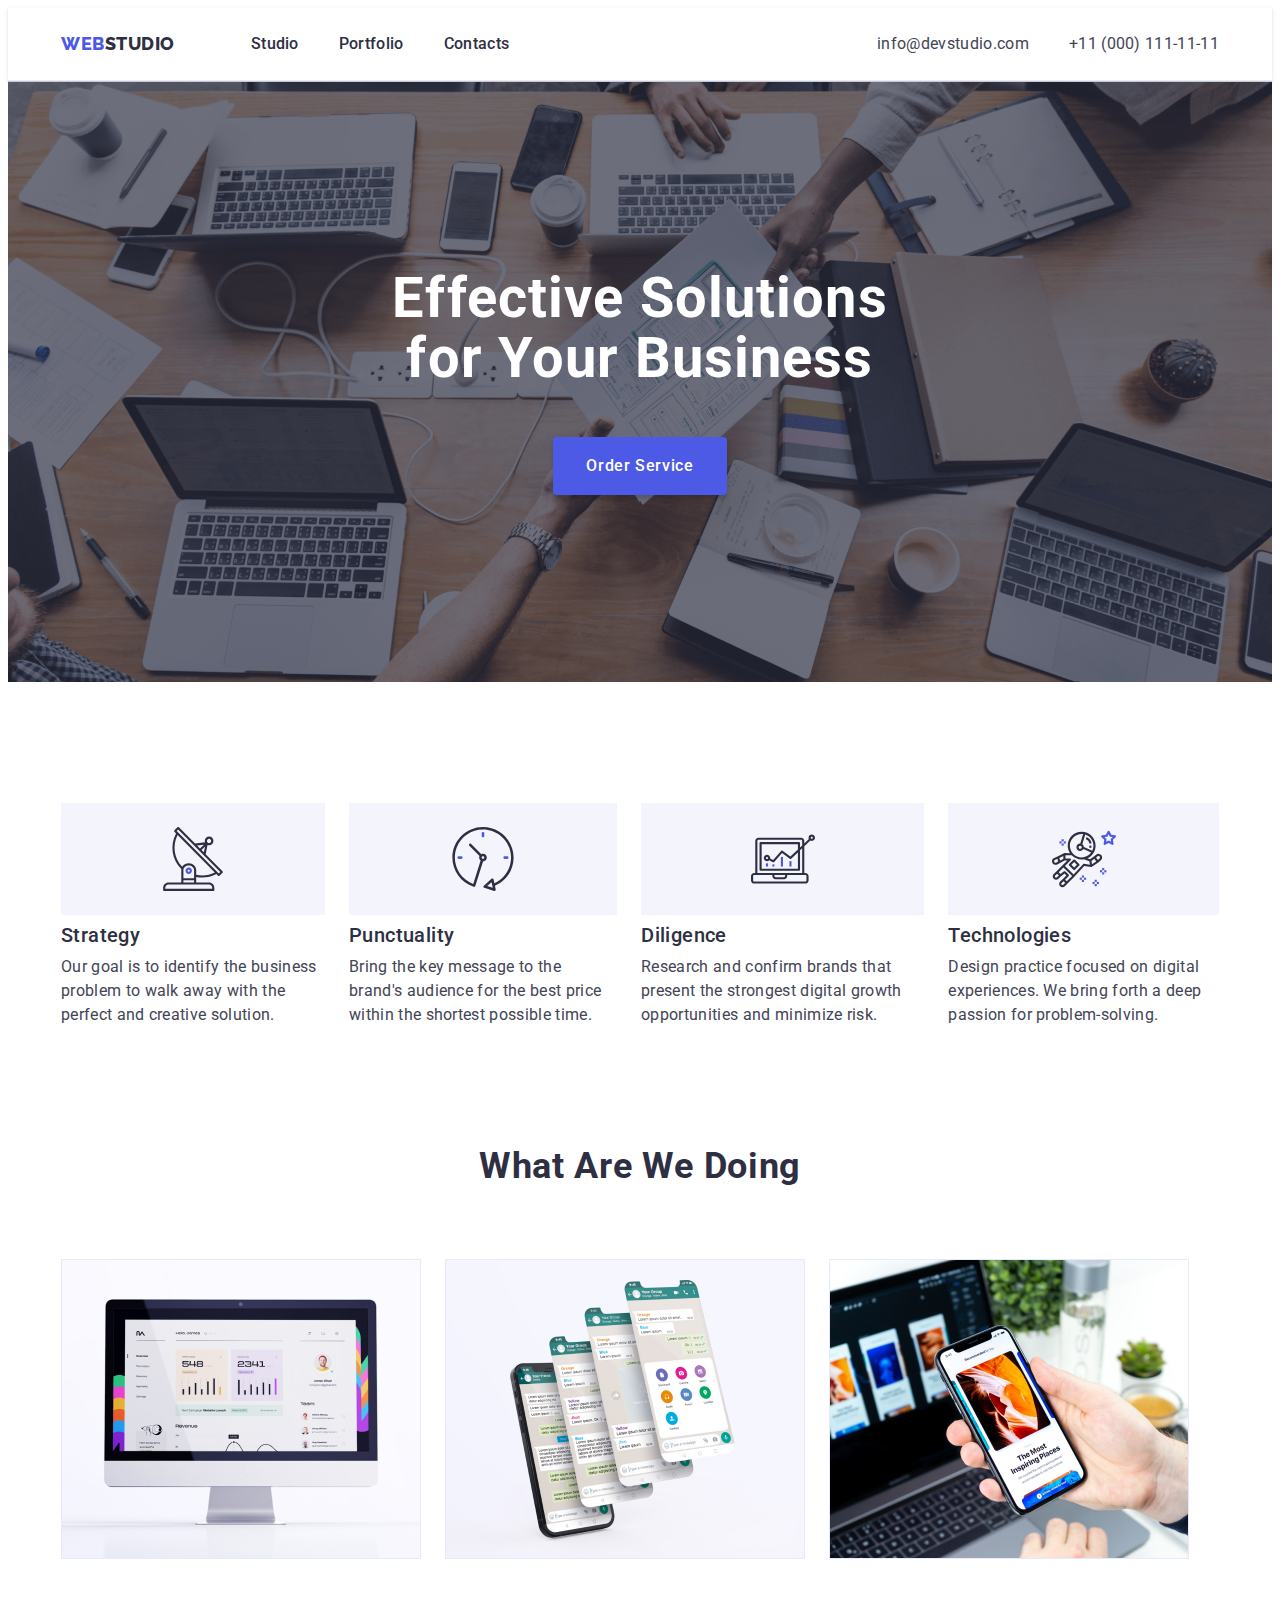
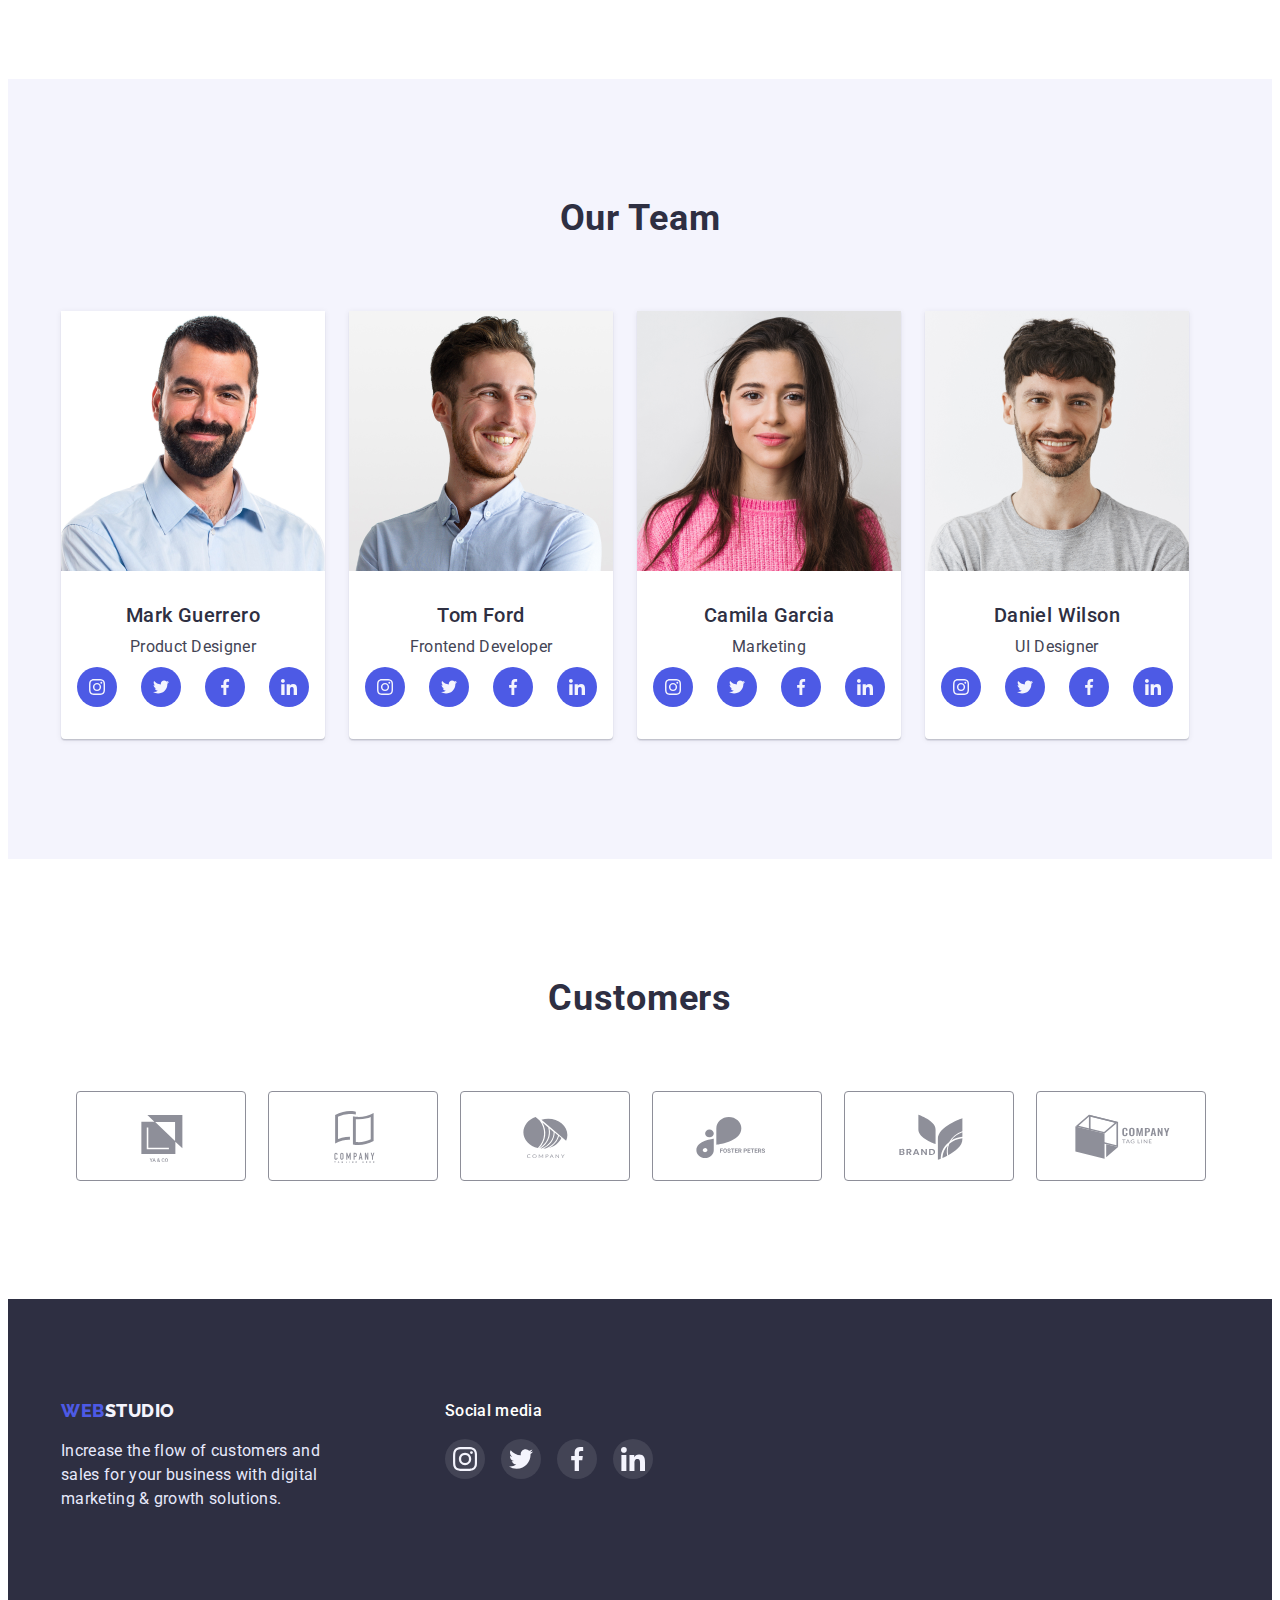
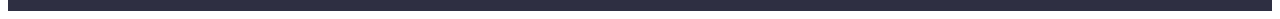
<file: index.html>
<!DOCTYPE html>
<html lang="en">
<head>
    <meta charset="UTF-8">
    <meta http-equiv="X-UA-Compatible" content="IE=edge">
    <meta name="viewport" content="width=device-width, initial-scale=1.0">
    <link rel="preconnect" href="https://fonts.googleapis.com">
    <link rel="preconnect" href="https://fonts.gstatic.com" crossorigin>
    <link href="https://fonts.googleapis.com/css2?family=Raleway:wght@800&family=Roboto:wght@400;500;700;900&display=swap"
        rel="stylesheet">
    <link rel="stylesheet" href="https://cdnjs.cloudflare.com/ajax/libs/modern-normalize/1.1.0/modern-normalize.min.css"
        integrity="sha512-wpPYUAdjBVSE4KJnH1VR1HeZfpl1ub8YT/NKx4PuQ5NmX2tKuGu6U/JRp5y+Y8XG2tV+wKQpNHVUX03MfMFn9Q=="
        crossorigin="anonymous" referrerpolicy="no-referrer" />
    <link rel="stylesheet" href="./css/styles.css">
    <title>Web studio</title>
</head>
<body>

<!-- HEADER -->
    <header class="header">
        <div class="container header-container">
        <nav class="header-nav">
            <a class="header-logo link" href="./index.html">Web<span class="header-logo-hi" >Studio</span></a> 
            <ul class="header-list list">
                <li><a class="header-item link" href="./index.html">Studio</a> </li> 
                <li><a class="header-item link" href="./portfolio.html">Portfolio</a> </li>
                <li><a class="header-item link" href="">Contacts</a> </li>
            </ul>
        </nav>
       
        <address class="header-address">
            <ul class="header-address-link list">
                <li><a class="header-item-adress link" href="mailto:info@devstudio.com">info@devstudio.com</a></li>
                <li><a class="header-item-adress link" href="tel:+110001111111">+11 (000) 111-11-11</a></li>
            </ul>
        </address>
        </div>
    </header>

<!-- SECTION_1 -->
    <main>  
        <section class="hero" >
            <h1 class="hero-title" >Effective Solutions <br>for Your Business</h1>
                <button data-modal-open class="hero-button" type="button">Order Service</button>
        </section>

<!-- SECTION_2 -->
    <section class="strategy">
        <div class="container">
        <h2 class="title visually-hidden">Strategy</h2>
            <ul class="stratrgy-li list">           
                <li class="strategy-item icon-antenna">
                    <h3 class="strategy-sub subtitle">Strategy</h3>
                    <p class="strategy-txt text">Our goal is to identify the business problem to walk away with the perfect and creative solution.</p>
                </li>
                <li class="strategy-item icon-clock">
                    <h3 class="strategy-sub subtitle">Punctuality</h3>
                    <p class="strategy-txt text">Bring the key message to the brand's audience for the best price within the shortest possible time.</p>
                </li>
                <li class="strategy-item icon-diagram">
                    <h3 class="strategy-sub subtitle">Diligence</h3>
                    <p class="strategy-txt text">Research and confirm brands that present the strongest digital growth opportunities and minimize risk.</p>
                </li>
                <li class="strategy-item icon-astronaut">
                    <h3 class="strategy-sub subtitle">Technologies</h3>
                    <p class="strategy-txt text">Design practice focused on digital experiences. We bring forth a deep passion for problem-solving.</p>
                </li>
            </ul>
        </div>
    </section>

<!-- SECTION_3 -->
    <section class="doing">
        <div class="container">
        <h2 class="title"> What are we doing</h2>
            <ul class="doing-list">
                <li>
                    <img src="./images/imac.jpg" alt="imac" width="360" height="300">
                </li>
                <li>
                    <img src="./images/phone2.jpg" alt="photo phone" width="360" height="300">
                </li>
                <li>
                    <img src="./images/phone.jpg" alt="phone" width="360" height="300">
                </li>
            </ul>
        </div>
    </section>

<!-- SECTION_4 -->
    <section class="team">
        <div class="container">
        <h2 class="team-title title">Our Team</h2>
            <ul class="team-company list">
                <li class="team-people">    
                    <img src="./images/mark.jpg" alt="mark" width="264" height="260">
                    <div class="team-item">
                    <h3 class="team-sub subtitle">Mark Guerrero</h3>
                    <p class="team-tex text">Product Designer</p>
                        <ul class="team-soc-list list">
                            <li class="team-soc-item" >
                                <a href="#" class="team-soc-link link">
                                    <svg width="16" height="16" class="team-soc-icon">
                                        <use href="./images/svg/symbol-defs.svg#icon-instagram"></use>
                                    </svg>
                                </a>
                            </li>
                            <li class="team-soc-item">
                                <a href="#" class="team-soc-link link">
                                    <svg width="16" height="16" class="team-soc-icon">
                                        <use href="./images/svg/symbol-defs.svg#icon-twitter"></use>
                                    </svg>
                                </a>
                            </li>
                            <li class="team-soc-item">
                                <a href="#" class="team-soc-link link">
                                    <svg width="16" height="16" class="team-soc-icon">
                                        <use href="./images/svg/symbol-defs.svg#icon-facebook"></use>
                                    </svg>
                                </a>
                            </li>
                            <li class="team-soc-item">
                                <a href="#" class="team-soc-link link">
                                    <svg width="16" height="16" class="team-soc-icon">
                                        <use href="./images/svg/symbol-defs.svg#icon-linkedin"></use>
                                    </svg>
                                </a>
                            </li>
                        </ul>
                    </div>
                </li>
                <li class="team-people">
                    <img src="./images/tom.jpg" alt="tom" width="264" height="260">
                    <div class="team-item">
                    <h3 class="team-sub subtitle">Tom Ford</h3>
                    <p class="team-tex text teamtxtr">Frontend Developer</p>
                        <ul class="team-soc-list list">
                            <li class="team-soc-item">
                                <a href="#" class="team-soc-link link">
                                    <svg width="16" height="16" class="team-soc-icon">
                                        <use href="./images/svg/symbol-defs.svg#icon-instagram"></use>
                                    </svg>
                                </a>
                            </li>
                            <li class="team-soc-item">
                                <a href="#" class="team-soc-link link">
                                    <svg width="16" height="16" class="team-soc-icon">
                                        <use href="./images/svg/symbol-defs.svg#icon-twitter"></use>
                                    </svg>
                                </a>
                            </li>
                            <li class="team-soc-item">
                                <a href="#" class="team-soc-link link">
                                    <svg width="16" height="16" class="team-soc-icon">
                                        <use href="./images/svg/symbol-defs.svg#icon-facebook"></use>
                                    </svg>
                                </a>
                            </li>
                            <li class="team-soc-item">
                                <a href="#" class="team-soc-link link">
                                    <svg width="16" height="16" class="team-soc-icon">
                                        <use href="./images/svg/symbol-defs.svg#icon-linkedin"></use>
                                    </svg>
                                </a>
                            </li>
                        </ul>
                    </div>
                </li>
                <li class="team-people">
                    <img src="./images/gamila.jpg" alt="gamila" width="264" height="260">
                    <div class="team-item">
                    <h3 class="team-sub subtitle">Camila Garcia</h3>
                    <p class="team-tex text">Marketing</p>
                        <ul class="team-soc-list list">
                            <li class="team-soc-item">
                                <a href="#" class="team-soc-link link">
                                    <svg width="16" height="16" class="team-soc-icon">
                                        <use href="./images/svg/symbol-defs.svg#icon-instagram"></use>
                                    </svg>
                                </a>
                            </li>
                            <li class="team-soc-item">
                                <a href="#" class="team-soc-link link">
                                    <svg width="16" height="16" class="team-soc-icon">
                                        <use href="./images/svg/symbol-defs.svg#icon-twitter"></use>
                                    </svg>
                                </a>
                            </li>
                            <li class="team-soc-item">
                                <a href="#" class="team-soc-link link">
                                    <svg width="16" height="16" class="team-soc-icon">
                                        <use href="./images/svg/symbol-defs.svg#icon-facebook"></use>
                                    </svg>
                                </a>
                            </li>
                            <li class="team-soc-item">
                                <a href="#" class="team-soc-link link">
                                    <svg width="16" height="16" class="team-soc-icon">
                                        <use href="./images/svg/symbol-defs.svg#icon-linkedin"></use>
                                    </svg>
                                </a>
                            </li>
                        </ul>
                    </div>
                </li>
                <li class="team-people">
                    <img src="./images/daniel.jpg" alt="daniel" width="264" height="260">
                    <div class="team-item">
                    <h3 class="team-sub subtitle">Daniel Wilson</h3>
                    <p class="team-tex text">UI Designer</p>
                        <ul class="team-soc-list list">
                            <li class="team-soc-item">
                                <a href="#" class="team-soc-link link">
                                    <svg width="16" height="16" class="team-soc-icon">
                                        <use href="./images/svg/symbol-defs.svg#icon-instagram"></use>
                                    </svg>
                                </a>
                            </li>
                            <li class="team-soc-item">
                                <a href="#" class="team-soc-link link">
                                    <svg width="16" height="16" class="team-soc-icon">
                                        <use href="./images/svg/symbol-defs.svg#icon-twitter"></use>
                                    </svg>
                                </a>
                            </li>
                            <li class="team-soc-item">
                                <a href="#" class="team-soc-link link">
                                    <svg width="16" height="16" class="team-soc-icon">
                                        <use href="./images/svg/symbol-defs.svg#icon-facebook"></use>
                                     </svg>
                                </a>
                            </li>
                            <li class="team-soc-item">
                                <a href="#" class="team-soc-link link">
                                    <svg width="16" height="16" class="team-soc-icon">
                                        <use href="./images/svg/symbol-defs.svg#icon-linkedin"></use>
                                    </svg>
                                </a>
                            </li>
                        </ul>
                    </div>
                </li>
            </ul>
        </div>
    </section>
<!-- SECTION_Customers -->
    <section class="customers">
        <h2 class="customers-title title">Customers</h2>
        <div class="container">
            <ul class="customers-list list"> 
                <li class="customers-item">
                    <a href="#" class="customers-link link">
                        <svg width="104" height="56" class="customers-icon">
                            <use href="./images/svg/symbol-defs.svg#icon-customers_1">
                            </use>
                        </svg>
                    </a>
                </li>
                <li class="customers-item">
                    <a href="#" class="customers-link link">
                        <svg width="104" height="56" class="customers-icon">
                            <use href="./images/svg/symbol-defs.svg#icon-customers_2"></use>
                        </svg>
                    </a>
                </li>
                <li class="customers-item">
                    <a href="https://supergordonnft.com/index.php" class="customers-link link">
                        <svg width="104" height="56" class="customers-icon">
                            <use href="./images/svg/symbol-defs.svg#icon-customers_3"></use>
                        </svg>
                    </a>
                </li>
                <li class="customers-item">
                    <a href="#" class="customers-link link">
                        <svg width="104" height="56" class="customers-icon">
                            <use href="./images/svg/symbol-defs.svg#icon-customers_4"></use>
                        </svg>
                    </a>
                </li>
                <li class="customers-item">
                    <a href="#" class="customers-link link">
                        <svg width="104" height="56" class="customers-icon">
                            <use href="./images/svg/symbol-defs.svg#icon-customers_5"></use>
                        </svg>
                    </a>
                </li>
                <li class="customers-item">
                    <a href="#" class="customers-link link">
                        <svg width="104" height="56" class="customers-icon">
                            <use href="./images/svg/symbol-defs.svg#icon-customers_6"></use>
                        </svg>
                    </a>
                </li>
            </ul>
        </div>
    

    </section>

    </main>
    
<!-- FOOTER -->
<footer class="footer link ">
    <section class="footer-list container">
        <div class="footer-left">
            <a class="footer-logo link" href="./index.html">Web<span class="footer-logo-hi">Studio</span></a>
            <p class="footer-text">Increase the flow of customers and sales for your business with digital marketing &
                growth solutions.</p>
        </div>

        <div class="footer-soc">
            <h3 class="footer-soc-taitel subtitle"> Social media </h3>
            <ul class="footer-soc-list list">
                <li class="footer-soc-item">
                    <a href="" class="footer-soc-link link">
                        <svg width="24" height="24" class="footer-soc-icon">
                            <use href="./images/svg/symbol-defs.svg#icon-instagram"></use>
                        </svg>
                    </a>
                </li>
                <li class="footer-soc-item">
                    <a href="" class="footer-soc-link link">
                        <svg width="24" height="24" class="footer-soc-icon">
                            <use href="./images/svg/symbol-defs.svg#icon-twitter"></use>
                        </svg>
                    </a>
                </li>
                <li class="footer-soc-item">
                    <a href="" class="footer-soc-link link">
                        <svg width="24" height="24" class="footer-soc-icon">
                            <use href="./images/svg/symbol-defs.svg#icon-facebook"></use>
                        </svg>
                    </a>
                </li>
                <li class="footer-soc-item">
                    <a href="" class="footer-soc-link link">
                        <svg width="24" height="24" class="footer-soc-icon">
                            <use href="./images/svg/symbol-defs.svg#icon-linkedin"></use>
                        </svg>
                    </a>
                </li>
            </ul>
        </div>
    </section>
</footer>


<!-- Modal -->
<div class="backdrop is-hidden" data-modal>
    <div class="modal" >
        <button data-modal-close type="button" class="button-modal" >
            <svg  class="button-close" width="8" height="8" >
                <use href="./images/svg/symbol-defs.svg#icon-close-black"></use>
            </svg>
           
        </button>

        <p class="anetdot">
            Разговаривают два сисадмина:
            — Чертова работа... Позавчера ушел в 3 часа ночи, вчера ушел в час ночи...
            — Что, вчера отпросился?
        <br></br>
            Звонок злобного юзера сисадмину:
            — Не могу войти в систему.
            — Пароль правильно набираете?
            — Да, конечно, пять звездочек.
            
        </p>
    </div>
</div>
<script src="./js/modal.js"></script>

</body>
</html>
</file>
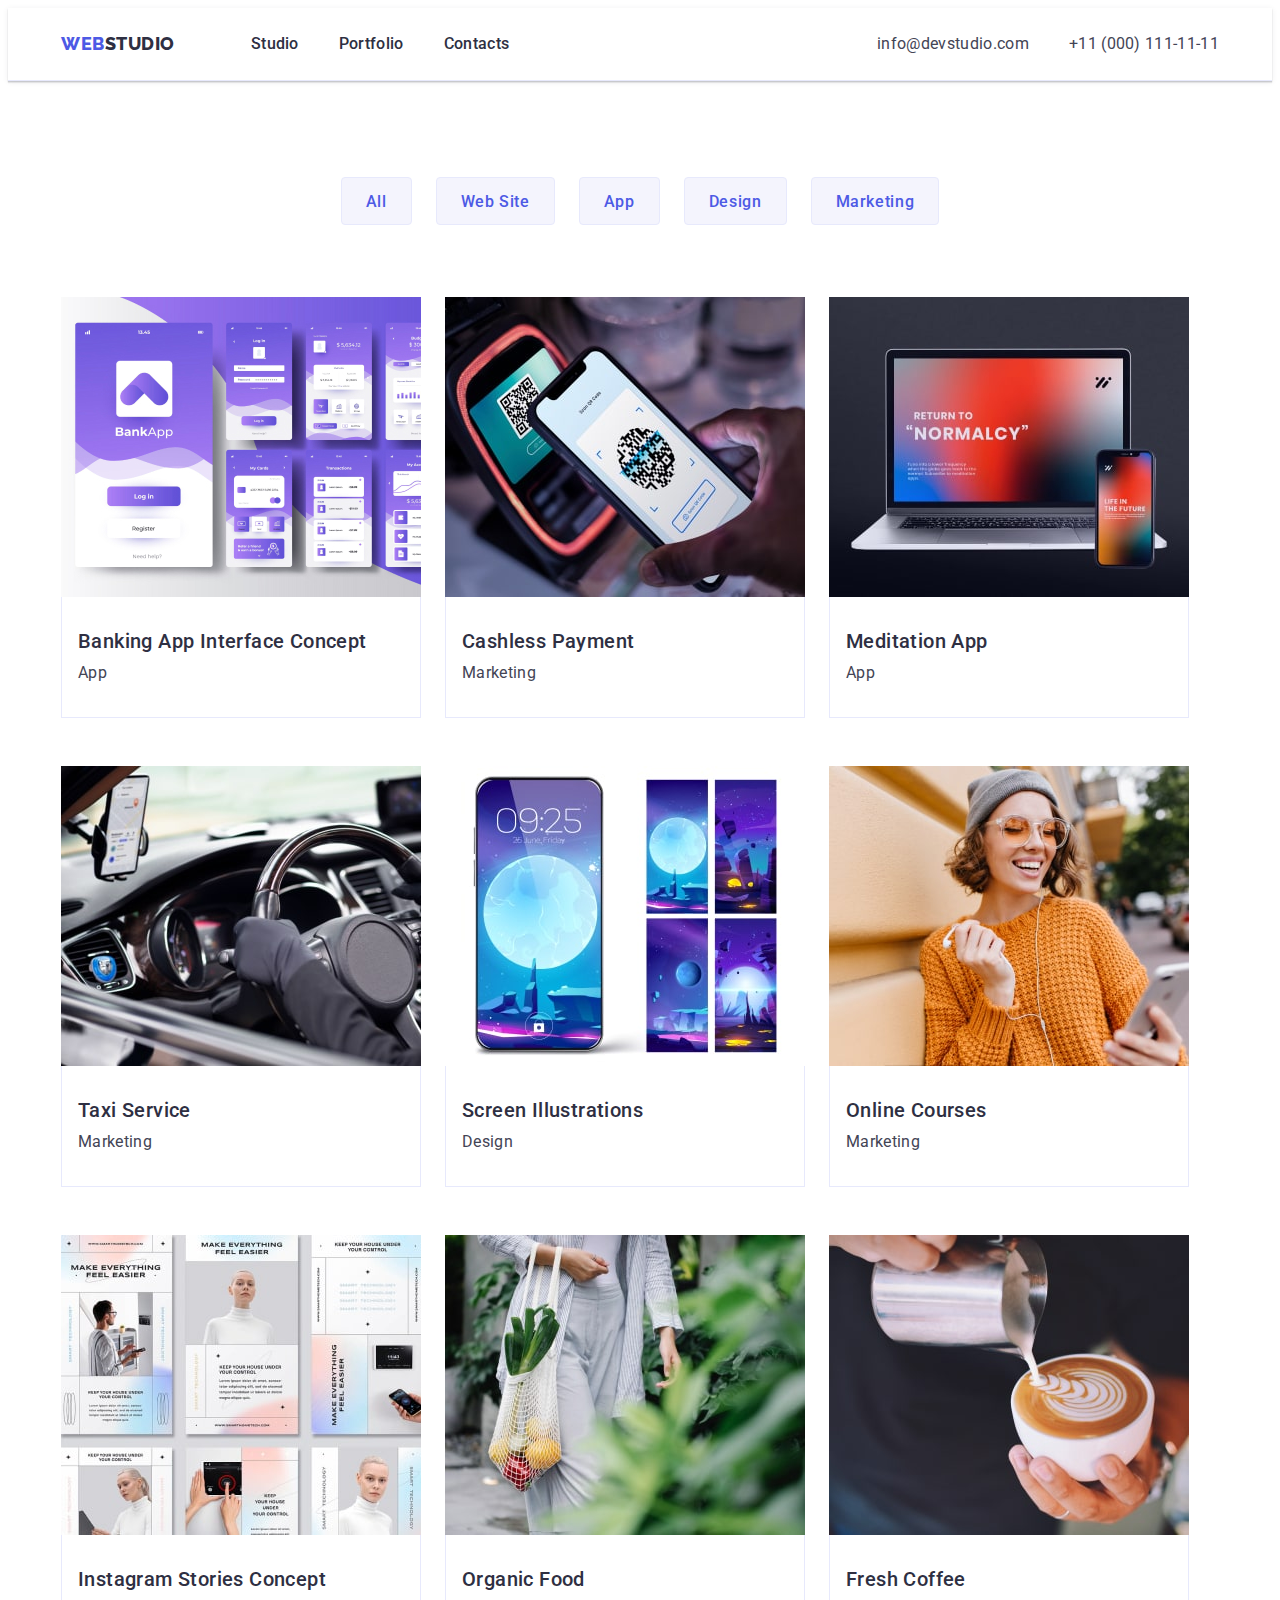
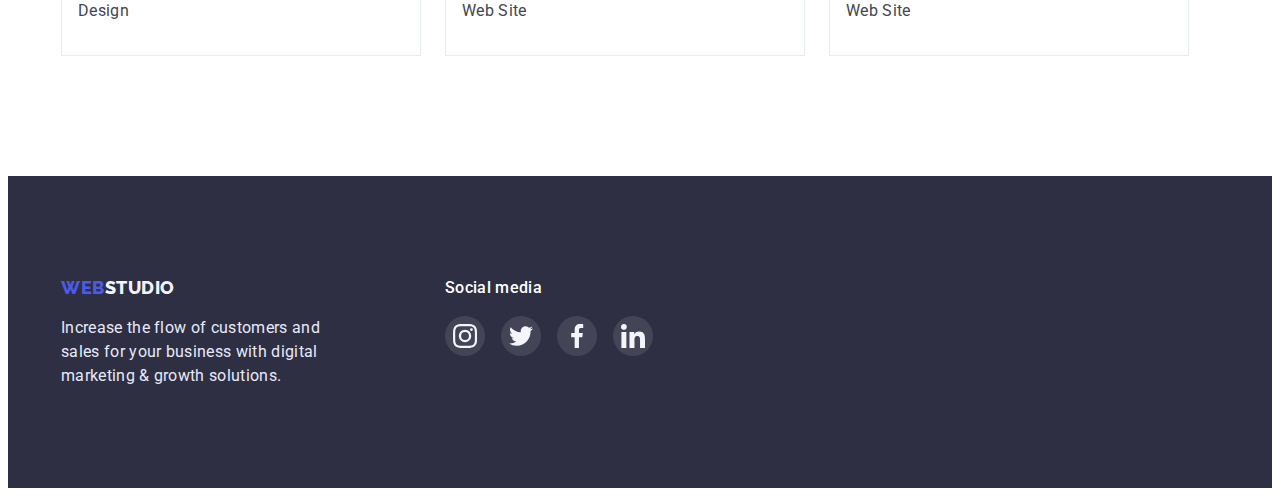
<file: portfolio.html>
<!DOCTYPE html>
<html lang="en">
<meta charset="UTF-8">
<meta http-equiv="X-UA-Compatible" content="IE=edge">
<meta name="viewport" content="width=device-width, initial-scale=1.0">
<link rel="preconnect" href="https://fonts.googleapis.com">
<link rel="preconnect" href="https://fonts.gstatic.com" crossorigin>
<link href="https://fonts.googleapis.com/css2?family=Raleway:wght@800&family=Roboto:wght@400;500;700;900&display=swap"
    rel="stylesheet">
<link rel="stylesheet" href="https://cdnjs.cloudflare.com/ajax/libs/modern-normalize/1.1.0/modern-normalize.min.css"
    integrity="sha512-wpPYUAdjBVSE4KJnH1VR1HeZfpl1ub8YT/NKx4PuQ5NmX2tKuGu6U/JRp5y+Y8XG2tV+wKQpNHVUX03MfMFn9Q=="
    crossorigin="anonymous" referrerpolicy="no-referrer" />
<link rel="stylesheet" href="./css/styles.css">
<title>Document</title>
</head>
<body>

<!-- HEADER -->
<header class="header">
    <div class="container header-container">
        <nav class="header-nav">
            <a class="header-logo link" href="./index.html">Web<span class="header-logo-hi">Studio</span></a>
            <ul class="header-list list">
                <li><a class="header-item link" href="./index.html">Studio</a> </li>
                <li><a class="header-item link" href="./portfolio.html">Portfolio</a> </li>
                <li><a class="header-item link" href="">Contacts</a> </li>
            </ul>
        </nav>

        <address class="header-address">
            <ul class="header-address-link list">
                <li><a class="header-item-adress link" href="mailto:info@devstudio.com">info@devstudio.com</a></li>
                <li><a class="header-item-adress link" href="tel:+110001111111">+11 (000) 111-11-11</a></li>
            </ul>
        </address>
    </div>
</header>
    <main>
        <section class="portfolio"> 
            <div class="container">
            <h1 class="visually-hidden">Portfolio</h1>
        
<!-- BUTTON PORTFOLIO -->
            <ul class="filter-but  list">
                <li><button class="portfolio-button" type="button">All</button></li>
                <li><button class="portfolio-button" type="button">Web Site</button></li>
                <li><button class="portfolio-button" type="button">App</button></li>
                <li><button class="portfolio-button" type="button">Design</button></li>
                <li><button class="portfolio-button" type="button">Marketing</button></li>
            </uL>
   
<!-- SECTION PORTFOLIO  -->
            <ul class="section-portfolio  list">
                <li class="portfolio-list">
                    <a href="#" class="portfolio-cards-link link">
                        <div class="portfolio-wrap">
                            <img src="./images/portfolio/banking_app.jpg" alt="Banking App" width="360" height="300">
                                <p class="portfolio-cover-text">
                                    14 Stylish and User-Friendly App Design Concepts · Task Manager App · Calorie Tracker App · Exotic Fruit Ecommerce
                                    App ·
                                    Cloud Storage App
                                </p>
                        </div>
                        <div class="portfolio-cards">
                            <h2 class="portfolio-sub subtitle">Banking App Interface Concept</h2>
                            <p class="portfolio-txt text">App</p>
                            </div>
                    </a>
                </li>
                <li class="portfolio-list">
                    <a href="#" class="portfolio-cards-link link">
                        <div class="portfolio-wrap">
                            <img src="./images/portfolio/cashless.jpg" alt="Cashless Payment" width="360" height="300">
                                <p class="portfolio-cover-text">
                                    14 Stylish and User-Friendly App Design Concepts · Task Manager App · Calorie Tracker App · Exotic Fruit Ecommerce
                                    App ·
                                    Cloud Storage App
                                </p>
                        </div>
                        <div class="portfolio-cards">
                            <h2 class="portfolio-sub subtitle">Cashless Payment</h2>
                            <p class="portfolio-txt text">Marketing</p>
                        </div>
                    </a>
                </li>
                <li class="portfolio-list">
                    <a href="#" class="portfolio-cards-link link">
                        <div class="portfolio-wrap">
                    <img src="./images/portfolio/meditaion_app.jpg" alt="Meditation App" width="360" height="300">
                    <p class="portfolio-cover-text">
                        14 Stylish and User-Friendly App Design Concepts · Task Manager App · Calorie Tracker App · Exotic Fruit Ecommerce
                        App ·
                        Cloud Storage App
                    </p>
                    </div>
                    <div class="portfolio-cards">
                    <h2 class="portfolio-sub subtitle">Meditation App</h2> 
                    <p class="portfolio-txt text">App</p>
                    </div>
                    </a>
                </li>
                <li class="portfolio-list">
                    <a href="#" class="portfolio-cards-link link">
                        <div class="portfolio-wrap">
                    <img src="./images/portfolio/taxi_service.jpg" alt="Taxi Service" width="360" height="300">
                    <p class="portfolio-cover-text">
                        14 Stylish and User-Friendly App Design Concepts · Task Manager App · Calorie Tracker App · Exotic Fruit Ecommerce
                        App ·
                        Cloud Storage App
                    </p>
                    </div>
                    <div class="portfolio-cards">
                    <h2 class="portfolio-sub subtitle">Taxi Service</h2>
                    <p class="portfolio-txt text">Marketing</p>
                    </div>
                    </a>
                </li>
                <li class="portfolio-list">
                    <a href="#" class="portfolio-cards-link link">
                        <div class="portfolio-wrap">
                    <img src="./images/portfolio/screen_lllustrations.jpg" alt="Screen Illustrations" width="360" height="300">
                    <p class="portfolio-cover-text">
                        14 Stylish and User-Friendly App Design Concepts · Task Manager App · Calorie Tracker App · Exotic Fruit Ecommerce
                        App ·
                        Cloud Storage App
                    </p>
                    </div>
                    <div class="portfolio-cards">
                    <h2 class="portfolio-sub subtitle">Screen Illustrations</h2>
                    <p class="portfolio-txt text">Design</p>
                    </div>
                    </a>
                </li>
                <li class="portfolio-list">
                    <a href="#" class="portfolio-cards-link link">
                        <div class="portfolio-wrap">
                    <img src="./images/portfolio/online_courses.jpg" alt="Online Courses" width="360" height="300">
                    <p class="portfolio-cover-text">
                        14 Stylish and User-Friendly App Design Concepts · Task Manager App · Calorie Tracker App · Exotic Fruit Ecommerce
                        App ·
                        Cloud Storage App
                    </p>
                    </div>
                    <div class="portfolio-cards">
                    <h2 class="portfolio-sub subtitle">Online Courses</h2>
                    <p class="portfolio-txt text">Marketing</p>
                    </div>
                    </a>
                </li>
                <li class="portfolio-list">
                    <a href="#" class="portfolio-cards-link link">
                        <div class="portfolio-wrap">
                    <img src="./images/portfolio/instagram_stories.jpg" alt="Instagram Stories" width="360" height="300">
                    <p class="portfolio-cover-text">
                        14 Stylish and User-Friendly App Design Concepts · Task Manager App · Calorie Tracker App · Exotic Fruit Ecommerce
                        App ·
                        Cloud Storage App
                    </p>
                    </div>
                    <div class="portfolio-cards">
                    <h2 class="portfolio-sub subtitle">Instagram Stories Concept</h2>
                    <p class="portfolio-txt text">Design</p>
                    </div>
                    </a>
                </li>
                <li class="portfolio-list">
                    <a href="#" class="portfolio-cards-link link">
                        <div class="portfolio-wrap">
                    <img src="./images/portfolio/organic_food.jpg" alt="Organic Food" width="360" height="300">
                    <p class="portfolio-cover-text">
                        14 Stylish and User-Friendly App Design Concepts · Task Manager App · Calorie Tracker App · Exotic Fruit Ecommerce
                        App ·
                        Cloud Storage App
                    </p>
                    </div>
                    <div class="portfolio-cards">
                    <h2 class="portfolio-sub subtitle">Organic Food</h2>
                    <p class="portfolio-txt text">Web Site</p>
                    </div>
                    </a>
                </li>
                <li class="portfolio-list">
                    <a href="#" class="portfolio-cards-link link">
                        <div class="portfolio-wrap">
                    <img src="./images/portfolio/fresh_coffee.jpg" alt="Fresh Coffee" width="360" height="300">
                    <p class="portfolio-cover-text">
                        14 Stylish and User-Friendly App Design Concepts · Task Manager App · Calorie Tracker App · Exotic Fruit Ecommerce
                        App ·
                        Cloud Storage App
                    </p>
                    </div>
                    <div class="portfolio-cards">
                    <h2 class="portfolio-sub subtitle">Fresh Coffee</h2>
                    <p class="portfolio-txt text">Web Site</p>
                    </div>
                    </a>
                </li>
            </ul>
        </div>
    </section>
    </main>

<!-- FOOTER -->
<footer class="footer link ">
    <section class="footer-list container">
        <div class="footer-left">
            <a class="footer-logo link" href="./index.html">Web<span class="footer-logo-hi">Studio</span></a>
            <p class="footer-text">Increase the flow of customers and sales for your business with digital marketing &
                growth solutions.</p>
        </div>

        <div class="footer-soc">
            <h3 class="footer-soc-taitel subtitle"> Social media </h3>
            <ul class="footer-soc-list list">
                <li class="footer-soc-item">
                    <a href="" class="footer-soc-link link">
                        <svg width="24" height="24" class="footer-soc-icon">
                            <use href="./images/svg/symbol-defs.svg#icon-instagram"></use>
                        </svg>
                    </a>
                </li>
                <li class="footer-soc-item">
                    <a href="" class="footer-soc-link link">
                        <svg width="24" height="24" class="footer-soc-icon">
                            <use href="./images/svg/symbol-defs.svg#icon-twitter"></use>
                        </svg>
                    </a>
                </li>
                <li class="footer-soc-item">
                    <a href="" class="footer-soc-link link">
                        <svg width="24" height="24" class="footer-soc-icon">
                            <use href="./images/svg/symbol-defs.svg#icon-facebook"></use>
                        </svg>
                    </a>
                </li>
                <li class="footer-soc-item">
                    <a href="" class="footer-soc-link link">
                        <svg width="24" height="24" class="footer-soc-icon">
                            <use href="./images/svg/symbol-defs.svg#icon-linkedin"></use>
                        </svg>
                    </a>
                </li>
            </ul>
        </div>
    </section>
</footer>

</body>
</html>
</file>
<file: css/styles.css>
:root{
    --tex-color:#434455;
    --title-color:#2e2f42;
    --background-color: #FFFFFF;
    --hero-titel: #FFFFFF;
    --portfolio-bg-focus: #FFFFFF;
    --hero-bg-text: #FFFFFF;
    --subtitle-color: #2e2f42;
    --header-logo-hi: #2e2f42;
    --header-item: #2e2f42;
    --background-color-hero: #2e2f42;
    --background-color-footer: #2e2f42;
    --ocean-color: #404bbf;
    --iris-color: #4D5AE5;
    --cornflower: #E7E9FC;
    --cloud: #f4f4fd;

}

.container{
    width: 1158px;
    padding-left: 15px;
    padding-right: 15px;
    margin: 0 auto;
}

h1,
h2,
h3,
h4,
h5,
h6,
p {
    margin: 0;
}

img {
    display: block;
    max-width: 100%;
    height: auto;
}

ul {
    margin: 0;
    padding-left: 0;
}

.visually-hidden {
    position: absolute;
    width: 1px;
    height: 1px;
    margin: -1px;
    border: 0;
    padding: 0;
    white-space: nowrap;
    clip-path: inset(100%);
    clip: rect(0 0 0 0);
    overflow: hidden;
}

body {
    font-family: 'Roboto', sans-serif;
    color: var(--tex-color);
    background-color: var(--background-color);    
}

/************ WEB SAITE ************/

/*********** STYLES TEXT***********/
.subtitle {
    font-weight: 500;
    font-size: 20px;
    line-height: 1.2;
    letter-spacing: 0.02em;
    color:var(--subtitle-color);
}

/* ПАРАГРАФ!!! */
.text { 
    font-size: 16px;
    line-height: 24px;
    letter-spacing: 0.02em;
    color: #434455;
}
/* ****** */

/* ЗАГОЛОВОК */
.title {
    font-weight: 700;
    font-size: 36px;
    line-height: 1.11;
    text-align: center;
    letter-spacing: 0.02em;
    text-transform: capitalize;
    color: var(--title-color);
}
/* ****** */

.list {
    list-style: none;
    display: flex;
    align-items: center;
}

.link {
    color: inherit;
    text-decoration: none;
}


/*********** HEADER ***********/
.header{
    padding-top: 24px;
    padding-bottom: 24px;
    border-bottom: 1px solid var(--cornflower);
    box-shadow: 0px 2px 1px rgba(46, 47, 66, 0.08), 0px 1px 1px rgba(46, 47, 66, 0.16), 0px 1px 6px rgba(46, 47, 66, 0.08);
}
.header-container {
    display: flex;
    align-items: center;
}
.header-list{
    gap: 40px;
}

.header-nav {
    display: flex;
    align-items: center;
    margin-right: auto;
}

.header-logo{
    margin-right: 76px;
}

.header-logo { 
    font-family: "Raleway", sans-serif;
    font-weight: 800;
    font-size: 18px;
    line-height: 1.33;
    letter-spacing: 0.03em;
    text-transform: uppercase;
    color: var(--iris-color);
    text-decoration: none;
}


.header-logo-hi {
    color: var(--header-logo-hi)
}
.header-item::before {
    content: "";
    position: absolute;
    bottom: -4px;
    /* змінити bottom на -1px */
    left: 0;
    height: 4px;
    width: 100%;
    background-color: var(--ocean-color);
    border-radius: 2px;
    transform: scaleX(0);
}

/* Решта стилів без змін */
.header-item {
    font-weight: 500;
    font-size: 16px;
    line-height: 1.5;
    letter-spacing: 0.02em;
    color: var(--header-item);
    position: relative;

    padding: 24px 0;
    transition: color 250ms cubic-bezier(0.4, 0, 0.2, 1);
}

.header-item:hover::before,
.header-item:focus::before {
    transform: scaleX(1);
    /* Збільшити ширину підкреслення до 100% */
}

.header-item:hover,
.header-item:focus {
    color: var(--ocean-color);
    
}


.header-address {
    font-style: normal;
    color: var(--tex-color);
}

.header-item-adress{
    font-size: 16px;
    line-height: 1.5;
    letter-spacing: 0.02em;
    color: var(--tex-color);
    transition: color 250ms cubic-bezier(0.4, 0, 0.2, 1);
}


.header-item-adress:hover,
.header-item-adress:focus {
    font-style: normal;
    color: var(--ocean-color);
}
.header-address-link{
    gap: 40px;
}

/*********** PAGEST INDEX ***********/
/*********** SECTION_1_HERO ***********/

.hero {
  
    align-items: center;
    justify-content: center;
    background-repeat: no-repeat;
    background-position: center;
    background-size: auto 600px; /* або background-size: contain; */
    width: 100%;
    max-width: 1440px; /* максимальна ширина контейнера */
    margin: 0 auto; /* вирівнювання по центру */
    text-align: center;
    padding-top: 188px;
    padding-bottom: 188px;
    background-image: url(../images/Dark-bg.png), url(../images/people-office.png);
    

     

}
.hero-title{
    font-weight: 700;
    font-size: 56px;
    line-height: 1.07;
    text-align: center;
    letter-spacing: 0.02em;
    color: var(--hero-titel);
    
    margin-bottom: 48px;
}
/*********** BUTTON_HERO ***********/
.hero-button{
    display: inline-block;
    border-radius: 4px;
    padding: 16px 32px;
    min-width: 169px;
    min-height: 56px;
    border: 1px solid transparent;
    box-shadow: 0px 4px 4px rgba(0, 0, 0, 0.15);

    background-color: var(--iris-color);
    cursor: pointer;
    font-family: inherit;
    font-style: normal;
    font-weight: 500;
    font-size: 16px;
    line-height: 1.5;
    letter-spacing: 0.04em;
    color: var(--hero-bg-text);
    transition: color 250ms cubic-bezier(0.4, 0, 0.2, 1);
}

.hero-button:hover,
.hero-button:focus { 
    background-color: var(--ocean-color);
}


/*********** SECTION_2_STRATEGY ***********/
.strategy{
    padding-top: 120px;  
} 

.strategy-item{
    flex-direction: row;
    flex-basis: calc((100% - 3 * 24) / 4);
}
/*********** icon_strategy ***********/
.strategy-item::before{
    display: block;
    content: "";
    height: 112px;
   
    background-size: 64px;
    background-repeat: no-repeat;
    background-position: center;
    background-color: var(--cloud);
}
.icon-antenna::before{
    background-image: url(../images/svg/antenna.svg);
}
.icon-clock::before{
    background-image:  url(../images/svg/clock.svg);
}

.icon-diagram::before {
    background-image: url(../images/svg/diagram.svg);
}

.icon-astronaut::before {
    background-image: url(../images/svg/astronaut.svg);
}

.strategy-sub{
    min-width: 264px;
    align-items: baseline;
    gap: 24px;  
    margin-top: 8px;
}
.stratrgy-li{
    min-width: 264px;
    align-items: baseline;
    gap: 24px;
}

.strategy-txt{
    margin-top: 8px;
}

/*********** SECTION_3_STRATEGY ***********/
.doing{
    padding-top: 120px;
    padding-bottom: 120px;
}

.doing-list{
    list-style: none;
    margin-top: 72px;
    display: flex;
    gap: 24px;    
}


/*********** SECTION_4_TEAM ***********/
.team{
    background-color: var(--cloud);
    padding-top: 120px;
    padding-bottom: 120px;    
}

.team-company{
    margin-top: 72px;
    display: flex;
    gap: 24px;
    align-items: baseline;
    
}

.team-people{
    background-color: var(--background-color);
    text-align: center;
    border-radius: 0px 0px 4px 4px;
    box-shadow: 0px 1px 6px rgba(46, 47, 66, 0.08), 0px 1px 1px rgba(46, 47, 66, 0.16), 0px 2px 1px rgba(46, 47, 66, 0.08);
      
}
.team-item{
    padding-top: 32px;
    padding-bottom: 32px;
}

.team-sub{
    align-items: baseline;
}
.team-tex{
    margin-top: 8px;
    align-items: baseline;
}

.team-soc-list {
    display: flex;
    justify-content: center;
    gap:24px;
    margin-top: 8px;
}

.team-soc-item {
    width: 40px;
    height: 40px;
    
}

.team-soc-link {
    width: 100%;
    height: 100%;
    border-radius: 50%;
    background-color: var(--iris-color);
    display: flex;
    align-items: center;
    justify-content: center;
    transition: color 250ms cubic-bezier(0.4, 0, 0.2, 1);
}

.team-soc-link:hover,
.team-soc-link:focus {
    background-color: var(--ocean-color);
}

/*********** Customers ***********/
.customers {
    padding-top: 120px;
    padding-bottom: 120px;
}

.customers-list {
    margin-top: 72px;
    display: flex;
    justify-content: center;
    align-items: center;
    gap: 24px;
}


.customers-link {
    display: flex;
    justify-content: center;
    align-items: center;
    width: 100%;
    height: 100%;

    border: 1px solid #8E8F99;
    border-radius: 4px;
    fill: #8E8F99;
    transition: color 250ms cubic-bezier(0.4, 0, 0.2, 1);
}

.customers-link:hover,
.customers-link:focus {
    border: 1px solid var(--ocean-color);
    fill: var(--ocean-color);
}

.customers-item {
    width: 168px;
    height: 88px;
}


/*********** PAGEST PORTFOLIO ***********/
/*********** BUTTON PORTFOLIO ***********/
.portfolio-filter{
    margin-top: 96px;
   
}
.filter-but{
    
    display: flex;
    justify-content: center;
    align-items: center;
    gap: 24px;
    
}
.portfolio-button {
    font-family: inherit;
    font-style: normal;
    font-weight: 500;
    font-size: 16px;
    line-height: 1.5;
    text-align: center;
    letter-spacing: 0.04em;
    cursor: pointer;
    background-color: var(--cloud);
    color: var(--iris-color);

    padding: 12px 24px;
    height: 48px;
    border: 1px solid var(--cornflower);
    border-radius: 4px;
}

.portfolio-button:hover,
.portfolio-button:focus {
    background-color: var(--ocean-color);
    color: var(--portfolio-bg-focus);
    border: 1px solid transparent;
    box-shadow: 0px 3px 1px rgba(0, 0, 0, 0.1), 0px 2px 1px rgba(0, 0, 0, 0.08), 0px 2px 2px rgba(0, 0, 0, 0.12);
    
}
/*********** SECTION PORTFOLIO ***********/
.portfolio{
    padding-top: 96px;
    padding-bottom: 120px;  
}
.portfolio-list:hover .portfolio-cover-text {
    transform: translateY(0);
   
}


.section-portfolio{
    margin-top: 72px;
    display: flex;
    flex-wrap: wrap;
    row-gap: 48px;
    column-gap: 24px;
}
.portfolio-cards-link {
    display: block;
    transition: color 250ms cubic-bezier(0.4, 0, 0.2, 1);

}
.portfolio-cards-link:hover,
.portfolio-cards-link:focus {
box-shadow: 0px 1px 6px rgba(46, 47, 66, 0.08),
        0px 1px 1px rgba(46, 47, 66, 0.16),
        0px 2px 1px rgba(46, 47, 66, 0.08)


}
.portfolio-cards{
    border-right: 1px solid var(--cornflower);
    border-bottom: 1px solid var(--cornflower);
    border-left: 1px solid var(--cornflower);
    padding: 32px 16px;
    
}

.portfolio-txt{
    margin-top: 8px;
}

.portfolio-wrap{
    position: relative;
    overflow: hidden;
}

.portfolio-cover-text {
    position: absolute;
    width: 360px;
    height: 300px;
    left: 0px;
    top: 0;
    
    padding-top: 40px;
    padding: 32px;

    font-size: 16px;
    line-height: 1.5;
    color: var(--cloud);
    background-color: var(--iris-color);
    height: 100%;

    transform: translateY(100%);
    transition: 250ms linear;


}



/*********** FOOTER ***********/
.footer {
    background-color: var(--background-color-footer);
    padding-top: 100px;
    padding-bottom: 100px;
    
}   

.footer-logo {
    font-family: "Raleway", sans-serif;
    font-weight: 800;
    font-size: 18px;
    line-height: 1.33;
    letter-spacing: 0.03em;
    text-transform: uppercase;
    color: var(--iris-color);
}

.footer-text {
    font-size: 16px;
    line-height: 1.5;
    letter-spacing: 0.02em;
    color: var(--cornflower);

    margin-top: 16px;
    width: 264px;
    height: 72px;
}

.footer-logo-hi {
    color: var(--cloud);
}
.footer-list{
    display: flex;
    
}
.footer-soc-taitel{
    font-family: 'Roboto', sans-serif;
    font-style: normal;
    font-weight: 500;
    font-size: 16px;
    line-height: 1.5;
    color: #FFFFFF;
}

.footer-soc{
    margin-left: 120px;
}

.footer-soc-list{
    display: flex;
    align-items: center;
    justify-content: center;
    margin-top: 16px;
    gap: 16px;
}

.footer-soc-item{
    width: 40px;
    height: 40px;
   
}
.footer-soc-link {
  
    width: 100%;
    height: 100%;
    border-radius: 50%;
    background-color: #434455;
    display: flex;
    align-items: center;
    justify-content: center;

}
.footer-soc-link:hover,
.footer-soc-link:focus{
    background-color: #31D0AA;
}

/*********** MODAL ***********/
.backdrop{
    position: fixed;
    top: 0;
    width: 100%;
    height: 100%;
    background: rgba(46, 47, 66, 0.4);
    transition: opacity 250ms linear, visibility 250ms linear;
}
.modal {
    width: 408px;
    min-height: 576px;
    background-color: #FCFCFC;
    border-radius: 4px;

    position: absolute;
    top: 50%;
    left: 50%;
    transform: translate(-50%, -50%) scale(1);
    transition: translate 250ms linear;
    padding: 24px;
}

.backdrop.is-hidden .modal{
    transform: translate(-50%, -50%) scale(0);
}

.button-modal {
    display: flex;
    justify-content: center;
    align-items: center;
    
    width: 24px;
    height: 24px;
    cursor: pointer;

    border-radius: 50%;
    box-sizing: border-box;
    background: #E7E9FC;
    border: 1px solid rgba(0, 0, 0, 0.1);

    margin-left: auto;
}

.is-hidden{
    opacity: 0;
    visibility: hidden;
    pointer-events: none;
}

.anetdot{
    display: flex;
        justify-content: center;
        align-items: center;
}
</file>
